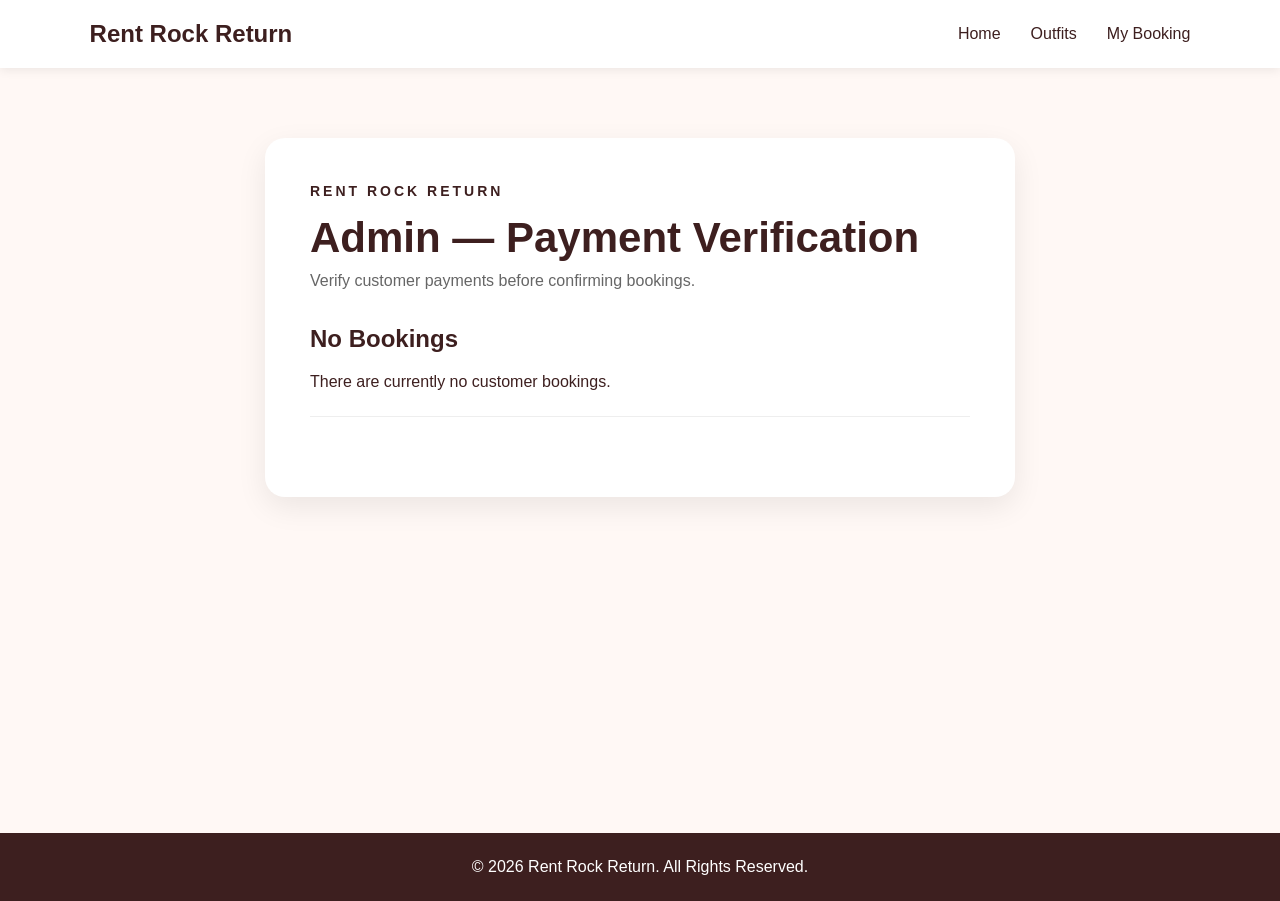
<file: frontend/admin.html>
<!DOCTYPE html>
<html lang="en">

<head>

    <meta charset="UTF-8">

    <meta name="viewport"
        content="width=device-width, initial-scale=1.0">

    <title>Admin | Rent Rock Return</title>

    <link rel="stylesheet" href="style.css">

</head>


<body>


    <!-- Navigation -->

    <nav class="navbar">

        <div class="logo">
            Rent Rock Return
        </div>

        <div class="nav-links">

            <a href="index.html">
                Home
            </a>

            <a href="index.html#outfits">
                Outfits
            </a>

            <a href="my-booking.html">
                My Booking
            </a>

        </div>

    </nav>



    <!-- Admin Page -->

    <section class="booking-page">

        <div class="booking-container">

            <p class="small-title">
                RENT ROCK RETURN
            </p>

            <h1>
                Admin — Payment Verification
            </h1>

            <p class="booking-intro">
                Verify customer payments before confirming bookings.
            </p>


            <!-- Booking List -->

            <div id="admin-booking-list">

            </div>


        </div>

    </section>



    <!-- Footer -->

    <footer>

        <p>
            © 2026 Rent Rock Return. All Rights Reserved.
        </p>

    </footer>



    <script>

        /* =========================================
           GET BOOKINGS
           ========================================= */

        let bookingList =
            JSON.parse(
                localStorage.getItem(
                    "rentRockReturnBooking"
                )
            ) || [];



        const container =
            document.getElementById(
                "admin-booking-list"
            );



        /* =========================================
           FORMAT DATE
           ========================================= */

        function formatDate(dateString) {

            if (!dateString) {
                return "Not selected";
            }


            const date =
                new Date(
                    dateString + "T00:00:00"
                );


            const day =
                String(
                    date.getDate()
                ).padStart(2, "0");


            const month =
                String(
                    date.getMonth() + 1
                ).padStart(2, "0");


            const year =
                date.getFullYear();


            return `${day}/${month}/${year}`;

        }



        /* =========================================
           DISPLAY BOOKINGS
           ========================================= */

        function displayBookings() {

            if (bookingList.length === 0) {

                container.innerHTML = `

                    <div class="form-section">

                        <h2>
                            No Bookings
                        </h2>

                        <p>
                            There are currently no customer bookings.
                        </p>

                    </div>

                `;

                return;

            }


            container.innerHTML = "";


            bookingList.forEach(
                function(item, index) {


                    const card =
                        document.createElement("div");


                    card.className =
                        "form-section";


                    let statusText =
                        "🟡 Pending Verification";


                    if (
                        item.paymentConfirmed === true
                    ) {

                        statusText =
                            "🔴 Booking Confirmed";

                    }


                    card.innerHTML = `

                        <h2>
                            ${item.name}
                        </h2>


                        <p>
                            <strong>
                                Rental Date:
                            </strong>

                            ${formatDate(
                                item.rentalDate
                            )}
                        </p>


                        <p>
                            <strong>
                                Return Date:
                            </strong>

                            ${formatDate(
                                item.rentalDate
                            )}
                        </p>


                        <p>
                            <strong>
                                Rental Amount:
                            </strong>

                            ₹${item.price}
                        </p>


                        <p>
                            <strong>
                                Payment Amount:
                            </strong>

                            ₹${item.paymentAmount || 0}
                        </p>


                        <p>
                            <strong>
                                UTR / Transaction ID:
                            </strong>

                            ${item.utr || "Not submitted"}
                        </p>


                        <p>
                            <strong>
                                Status:
                            </strong>

                            ${statusText}
                        </p>


                        ${
                            item.paymentConfirmed !== true
                            ?

                            `

                            <div style="
                                margin-top:20px;
                                display:flex;
                                gap:10px;
                                flex-wrap:wrap;
                            ">

                                <button
                                    type="button"
                                    class="btn"
                                    onclick="confirmBooking(${index})"
                                >
                                    Confirm Payment
                                </button>


                                <button
                                    type="button"
                                    class="remove-btn"
                                    onclick="rejectBooking(${index})"
                                >
                                    Reject Payment
                                </button>

                            </div>

                            `

                            :

                            `

                            <p style="
                                margin-top:20px;
                                font-weight:bold;
                            ">
                                ✅ Payment Verified
                            </p>

                            `

                        }

                    `;


                    container.appendChild(
                        card
                    );

                }
            );

        }



        /* =========================================
           CONFIRM PAYMENT
           ========================================= */

        function confirmBooking(index) {

            if (
                !bookingList[index]
            ) {
                return;
            }


            const paymentAmount =
                Number(
                    bookingList[index].paymentAmount || 0
                );


            const rentalAmount =
                Number(
                    bookingList[index].price
                );


            const minimumPayment =
                rentalAmount / 2;


            if (
                paymentAmount < minimumPayment
            ) {

                alert(
                    "Payment is less than the required 50%."
                );

                return;

            }


            bookingList[index].paymentConfirmed =
                true;


            bookingList[index].paymentStatus =
                "Confirmed";


            localStorage.setItem(
                "rentRockReturnBooking",
                JSON.stringify(
                    bookingList
                )
            );


            alert(
                "Payment verified successfully! Booking is now confirmed."
            );


            displayBookings();

        }



        /* =========================================
           REJECT PAYMENT
           ========================================= */

        function rejectBooking(index) {

            if (
                !bookingList[index]
            ) {
                return;
            }


            const confirmReject =
                confirm(
                    "Are you sure you want to reject this payment?"
                );


            if (!confirmReject) {
                return;
            }


            bookingList[index].paymentConfirmed =
                false;


            bookingList[index].paymentStatus =
                "Payment Rejected";


            bookingList[index].utr =
                "";


            bookingList[index].paymentAmount =
                0;


            localStorage.setItem(
                "rentRockReturnBooking",
                JSON.stringify(
                    bookingList
                )
            );


            alert(
                "Payment rejected."
            );


            displayBookings();

        }



        /* =========================================
           LOAD
           ========================================= */

        displayBookings();

    </script>


</body>

</html>
</file>
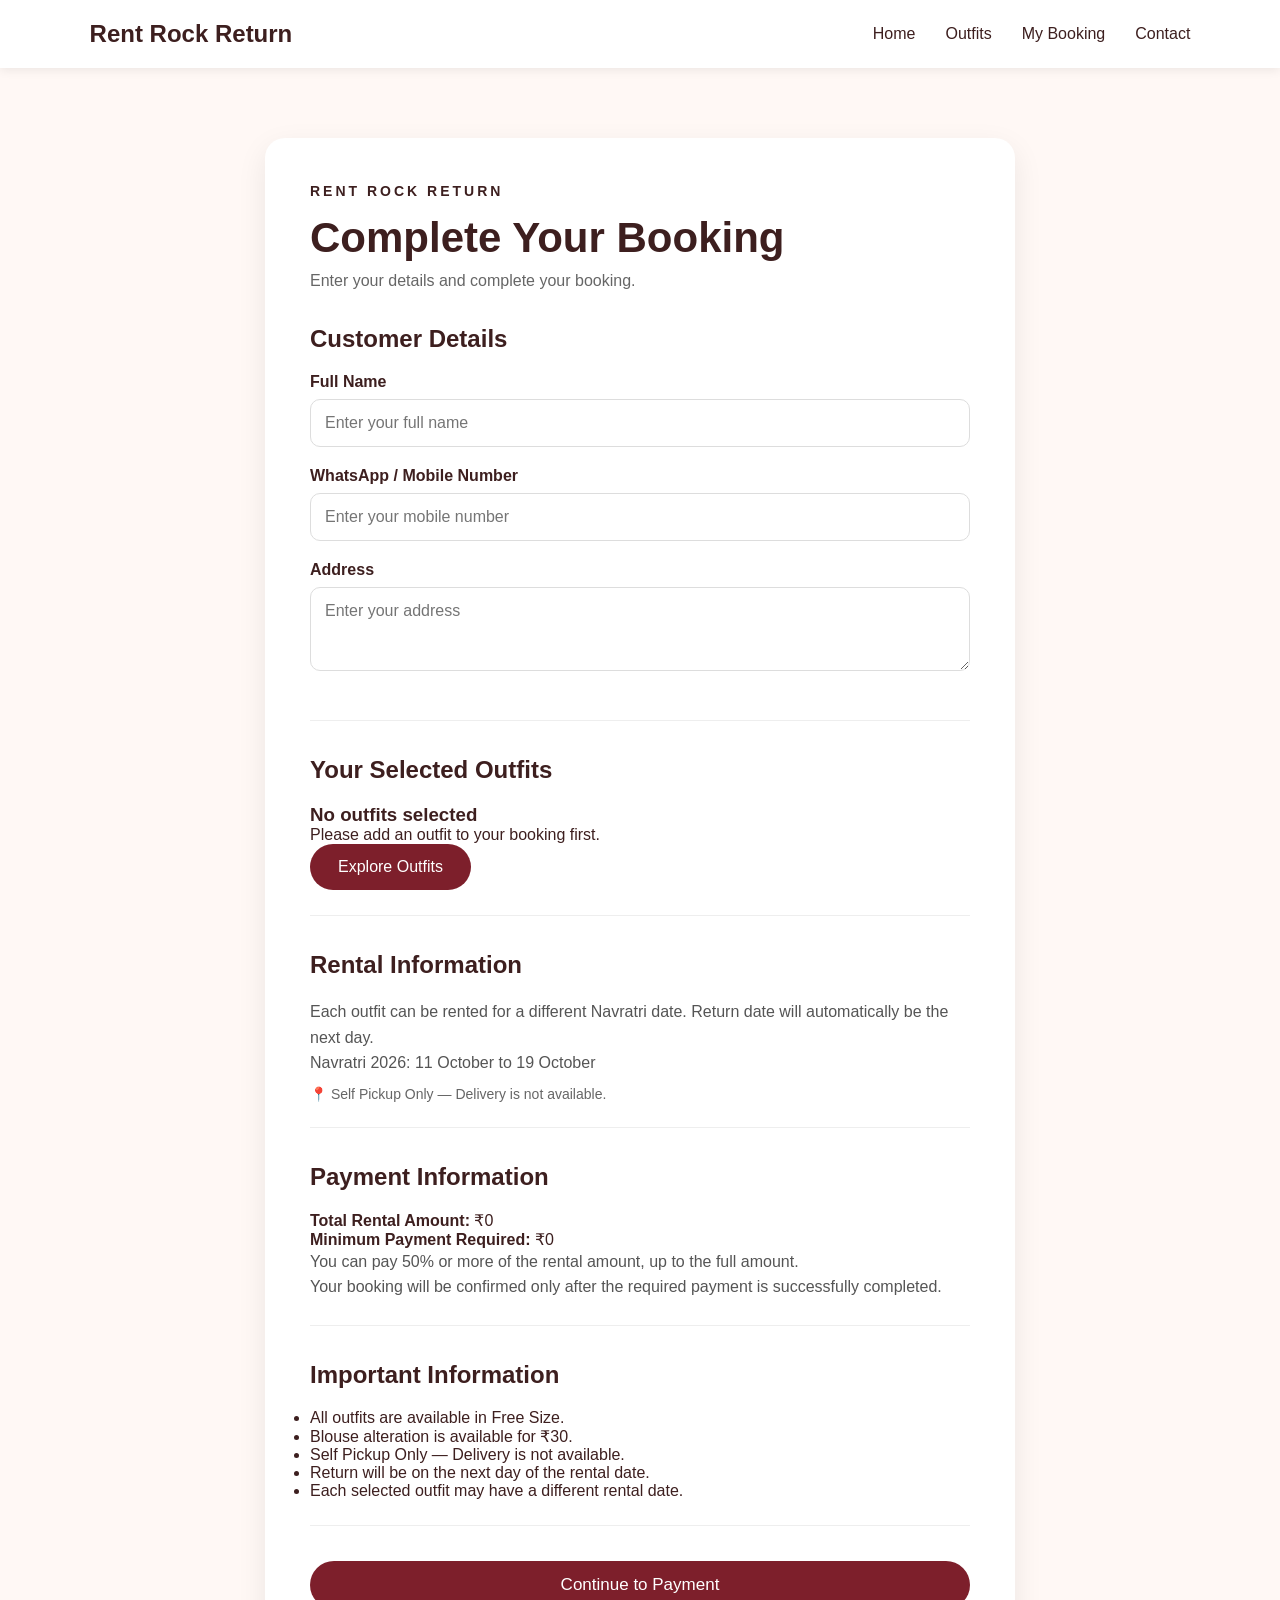
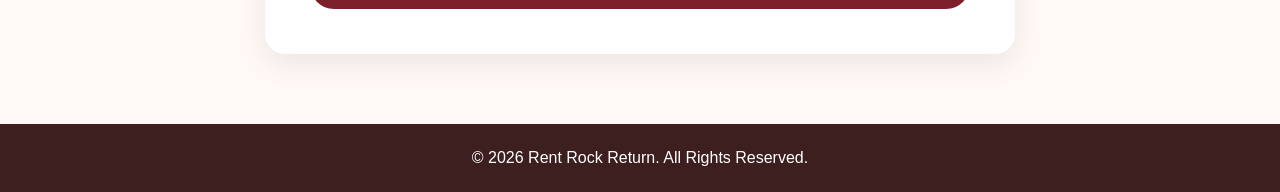
<file: frontend/booking.html>
<!DOCTYPE html>
<html lang="en">

<head>
    <meta charset="UTF-8">
    <meta name="viewport" content="width=device-width, initial-scale=1.0">

    <title>Book Your Outfit | Rent Rock Return</title>

    <link rel="stylesheet" href="style.css">
</head>

<body>

    <!-- Navigation -->
    <nav class="navbar">

        <div class="logo">
            Rent Rock Return
        </div>

        <div class="nav-links">
            <a href="index.html">Home</a>
            <a href="index.html#outfits">Outfits</a>
            <a href="my-booking.html">My Booking</a>
            <a href="index.html#contact">Contact</a>
        </div>

    </nav>


    <!-- Booking Page -->
    <section class="booking-page">

        <div class="booking-container">

            <p class="small-title">
                RENT ROCK RETURN
            </p>


            <h1>
                Complete Your Booking
            </h1>


            <p class="booking-intro">
                Enter your details and complete your booking.
            </p>


            <!-- Customer Details -->
            <div class="form-section">

                <h2>
                    Customer Details
                </h2>


                <div class="form-group">

                    <label for="name">
                        Full Name
                    </label>

                    <input
                        type="text"
                        id="name"
                        placeholder="Enter your full name"
                        required
                    >

                </div>


                <div class="form-group">

                    <label for="phone">
                        WhatsApp / Mobile Number
                    </label>

                    <input
                        type="tel"
                        id="phone"
                        placeholder="Enter your mobile number"
                        required
                    >

                </div>


                <div class="form-group">

                    <label for="address">
                        Address
                    </label>

                    <textarea
                        id="address"
                        rows="3"
                        placeholder="Enter your address"
                        required
                    ></textarea>

                </div>

            </div>


            <!-- Selected Outfits -->
            <div class="form-section">

                <h2>
                    Your Selected Outfits
                </h2>


                <div id="selected-outfits">

                    <!-- Selected outfits will appear here -->

                </div>

            </div>


            <!-- Rental Information -->
            <div class="form-section">

                <h2>
                    Rental Information
                </h2>


                <p class="payment-note">
                    Each outfit can be rented for a different Navratri date.
                    Return date will automatically be the next day.
                </p>


                <p class="payment-note">
                    Navratri 2026: 11 October to 19 October
                </p>


                <p class="pickup-note">
                    📍 Self Pickup Only — Delivery is not available.
                </p>

            </div>


            <!-- Payment Information -->
            <div class="form-section">

                <h2>
                    Payment Information
                </h2>


                <div class="payment-summary">

                    <p>
                        <strong>
                            Total Rental Amount:
                        </strong>

                        <span id="total-rental">
                            ₹0
                        </span>
                    </p>


                    <p>
                        <strong>
                            Minimum Payment Required:
                        </strong>

                        <span id="minimum-payment">
                            ₹0
                        </span>
                    </p>

                </div>


                <p class="payment-note">

                    You can pay 50% or more of the rental amount,
                    up to the full amount.

                </p>


                <p class="payment-note">

                    Your booking will be confirmed only after
                    the required payment is successfully completed.

                </p>

            </div>


            <!-- Important Information -->
            <div class="form-section">

                <h2>
                    Important Information
                </h2>


                <ul class="booking-notes">

                    <li>
                        All outfits are available in Free Size.
                    </li>


                    <li>
                        Blouse alteration is available for ₹30.
                    </li>


                    <li>
                        Self Pickup Only — Delivery is not available.
                    </li>


                    <li>
                        Return will be on the next day of the rental date.
                    </li>


                    <li>
                        Each selected outfit may have a different rental date.
                    </li>

                </ul>

            </div>


            <!-- Payment Button -->
            <button
                type="button"
                class="btn booking-submit"
                id="payment-button"
            >
                Continue to Payment
            </button>


        </div>

    </section>


    <!-- Footer -->
    <footer>

        <p>
            © 2026 Rent Rock Return. All Rights Reserved.
        </p>

    </footer>


    <script>

        /* =========================================
           LOAD BOOKING LIST
           ========================================= */

        const bookingList =
            JSON.parse(
                localStorage.getItem(
                    "rentRockReturnBooking"
                )
            ) || [];


        const selectedOutfits =
            document.getElementById(
                "selected-outfits"
            );


        const totalRental =
            document.getElementById(
                "total-rental"
            );


        const minimumPayment =
            document.getElementById(
                "minimum-payment"
            );


        const paymentButton =
            document.getElementById(
                "payment-button"
            );


        /* =========================================
           FORMAT DATE
           ========================================= */

        function formatDate(dateString) {

            const date =
                new Date(
                    dateString + "T00:00:00"
                );


            const day =
                String(
                    date.getDate()
                ).padStart(2, "0");


            const month =
                String(
                    date.getMonth() + 1
                ).padStart(2, "0");


            const year =
                date.getFullYear();


            return `${day}/${month}/${year}`;

        }


        /* =========================================
           DISPLAY SELECTED OUTFITS
           ========================================= */

        function displaySelectedOutfits() {

            if (bookingList.length === 0) {

                selectedOutfits.innerHTML = `

                    <div class="empty-booking">

                        <h3>
                            No outfits selected
                        </h3>

                        <p>
                            Please add an outfit to your booking first.
                        </p>

                        <a
                            href="index.html#outfits"
                            class="btn"
                        >
                            Explore Outfits
                        </a>

                    </div>

                `;


                paymentButton.disabled = true;

                return;

            }


            selectedOutfits.innerHTML = "";


            let total = 0;


            bookingList.forEach(
                function(item) {

                    total += Number(
                        item.price
                    );


                    const card =
                        document.createElement(
                            "div"
                        );


                    card.className =
                        "booking-item";


                    card.innerHTML = `

                        <div>

                            <h3>
                                ${item.name}
                            </h3>

                            <p>
                                ₹${item.price} / Day
                            </p>

                            <p>
                                <strong>
                                    Rental Date:
                                </strong>

                                ${formatDate(
                                    item.rentalDate
                                )}
                            </p>

                            <p>
                                <strong>
                                    Return Date:
                                </strong>

                                ${formatDate(
                                    item.returnDate
                                )}
                            </p>

                        </div>

                    `;


                    selectedOutfits.appendChild(
                        card
                    );

                }
            );


            totalRental.textContent =
                "₹" + total;


            minimumPayment.textContent =
                "₹" + Math.ceil(
                    total / 2
                );

        }


        /* =========================================
           PAYMENT BUTTON
           ========================================= */

        paymentButton.addEventListener(
            "click",
            function() {

                const name =
                    document.getElementById(
                        "name"
                    ).value.trim();


                const phone =
                    document.getElementById(
                        "phone"
                    ).value.trim();


                const address =
                    document.getElementById(
                        "address"
                    ).value.trim();


                if (!name) {

                    alert(
                        "Please enter your full name."
                    );

                    return;

                }


                if (!phone) {

                    alert(
                        "Please enter your WhatsApp / Mobile Number."
                    );

                    return;

                }


                if (!address) {

                    alert(
                        "Please enter your address."
                    );

                    return;

                }


                if (bookingList.length === 0) {

                    alert(
                        "Please select an outfit first."
                    );

                    return;

                }


                /*
                 * Customer details are temporarily
                 * saved for the payment step.
                 */

                const customerDetails = {

                    name: name,

                    phone: phone,

                    address: address,

                    outfits: bookingList

                };


                localStorage.setItem(
                    "rentRockReturnCustomer",
                    JSON.stringify(
                        customerDetails
                    )
                );


                /*
                 * Payment gateway will be connected
                 * here in the next step.
                 */

                alert(
                    "Details saved. Payment section will open next."
                );

            }
        );


        /* Display */
        displaySelectedOutfits();

    </script>

</body>

</html>
</file>
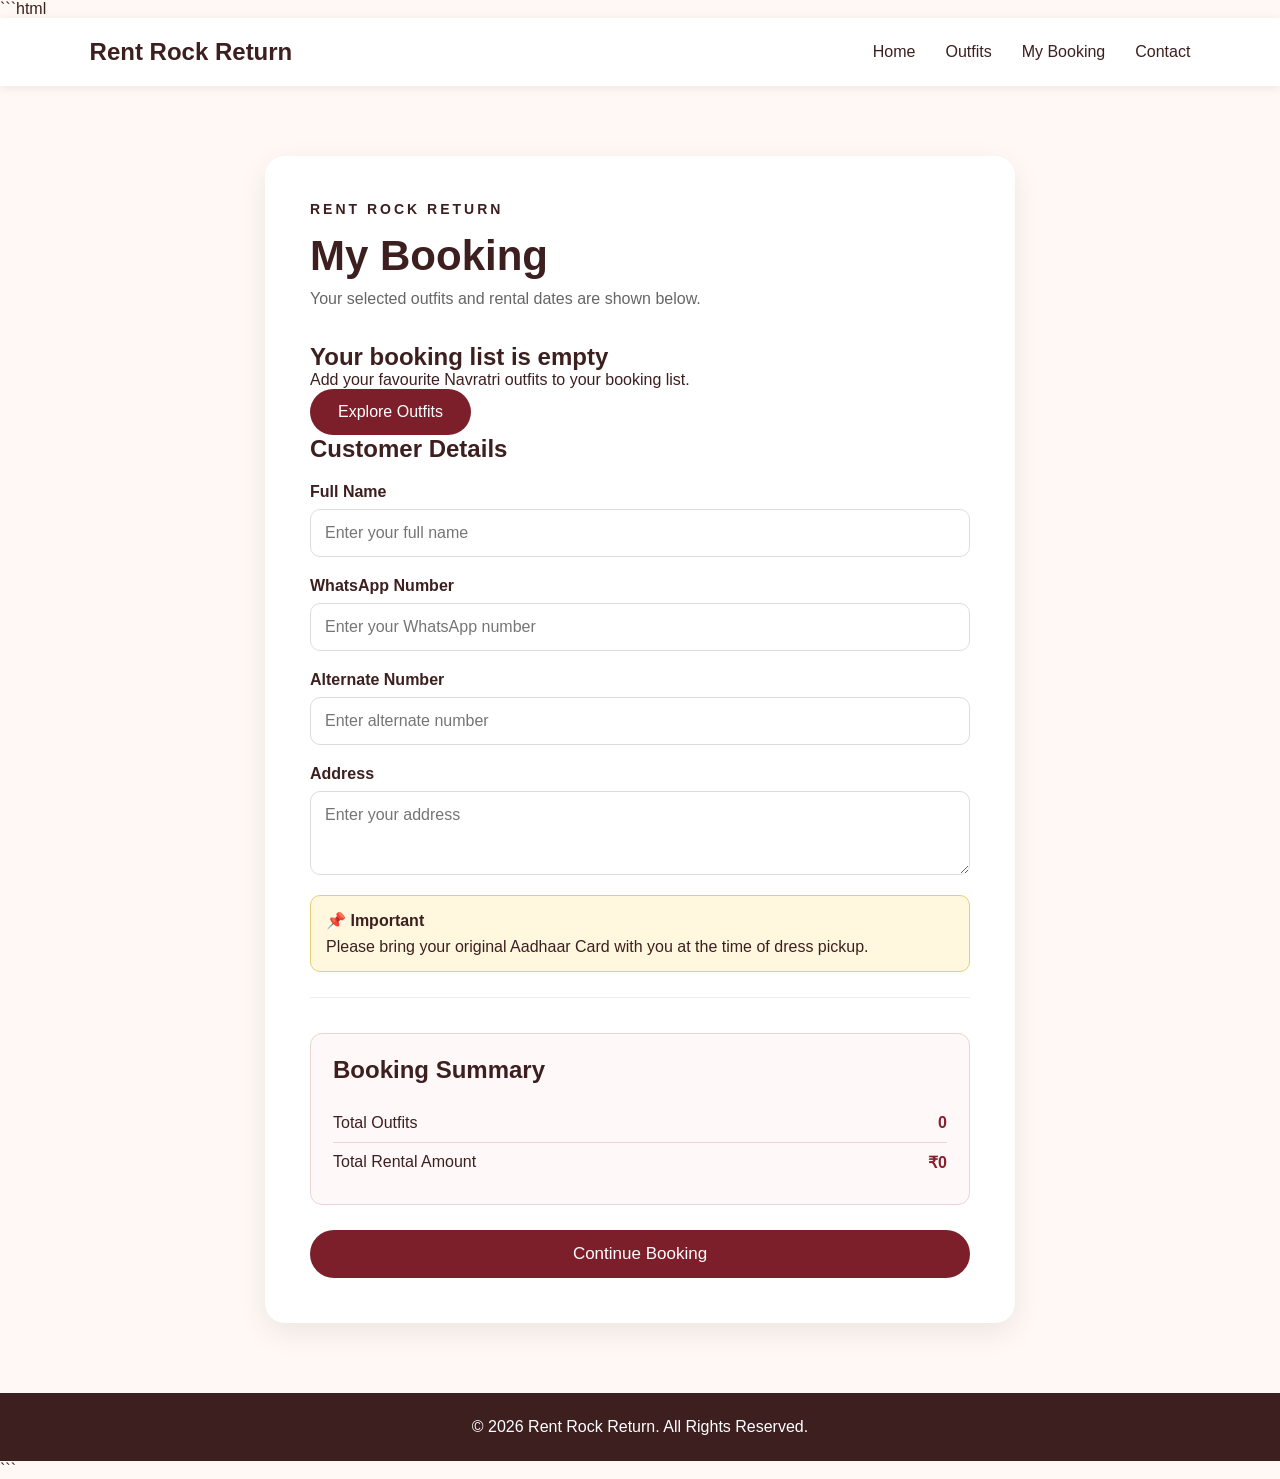
<file: frontend/my-booking.html>
```html
<!DOCTYPE html>
<html lang="en">

<head>

    <meta charset="UTF-8">
    <meta name="viewport" content="width=device-width, initial-scale=1.0">

    <title>My Booking | Rent Rock Return</title>

    <link rel="stylesheet" href="style.css">

</head>


<body>


    <!-- ================================
         NAVIGATION
         ================================ -->

    <nav class="navbar">

        <div class="logo">
            Rent Rock Return
        </div>


        <div class="nav-links">

            <a href="index.html">
                Home
            </a>

            <a href="index.html#outfits">
                Outfits
            </a>

            <a href="my-booking.html">
                My Booking
            </a>

            <a href="index.html#contact">
                Contact
            </a>

        </div>

    </nav>



    <!-- ================================
         MY BOOKING
         ================================ -->

    <section class="booking-page">

        <div class="booking-container">


            <p class="small-title">
                RENT ROCK RETURN
            </p>


            <h1>
                My Booking
            </h1>



            <!-- BOOKING CONFIRMATION -->

            <div
                id="booking-confirmation-message"
                style="
                    display:none;
                    margin:20px 0;
                    padding:18px;
                    border-radius:10px;
                    background:#e8f7e8;
                    border:1px solid #9ad39a;
                    text-align:center;
                "
            >

                <h2>
                    🎉 Booking Confirmed!
                </h2>

                <p>
                    Your payment has been successfully verified
                    and your outfit booking is confirmed.
                </p>

            </div>



            <!-- WHATSAPP BOOKING -->

            <div
                id="whatsapp-booking-section"
                style="
                    display:none;
                    text-align:center;
                    margin:20px 0;
                "
            >

                <a
                    id="whatsapp-booking-button"
                    href="#"
                    target="_blank"
                    class="btn"
                >
                    💬 Send Booking Details on WhatsApp
                </a>

            </div>



            <p class="booking-intro">
                Your selected outfits and rental dates are shown below.
            </p>



            <!-- BOOKING LIST -->

            <div id="booking-list">

                <div class="empty-booking">

                    <h2>
                        Your booking list is empty
                    </h2>


                    <p>
                        Add your favourite Navratri outfits
                        to your booking list.
                    </p>


                    <a
                        href="index.html#outfits"
                        class="btn"
                    >
                        Explore Outfits
                    </a>

                </div>

            </div>



            <!-- ================================
                 CUSTOMER DETAILS
                 ================================ -->

            <div
                class="form-section"
                id="customer-details"
            >

                <h2>
                    Customer Details
                </h2>



                <!-- FULL NAME -->

                <div class="form-group">

                    <label for="customer-name">
                        Full Name
                    </label>

                    <input
                        type="text"
                        id="customer-name"
                        placeholder="Enter your full name"
                    >

                </div>



                <!-- WHATSAPP NUMBER -->

                <div class="form-group">

                    <label for="customer-whatsapp">
                        WhatsApp Number
                    </label>

                    <input
                        type="tel"
                        id="customer-whatsapp"
                        placeholder="Enter your WhatsApp number"
                        maxlength="10"
                    >

                </div>



                <!-- ALTERNATE NUMBER -->

                <div class="form-group">

                    <label for="customer-alternate">
                        Alternate Number
                    </label>

                    <input
                        type="tel"
                        id="customer-alternate"
                        placeholder="Enter alternate number"
                        maxlength="10"
                    >

                </div>



                <!-- ADDRESS -->

                <div class="form-group">

                    <label for="customer-address">
                        Address
                    </label>

                    <textarea
                        id="customer-address"
                        placeholder="Enter your address"
                        rows="3"
                    ></textarea>

                </div>



                <!-- AADHAAR INFORMATION -->

                <div
                    style="
                        margin-top:20px;
                        padding:15px;
                        border-radius:10px;
                        background:#fff8df;
                        border:1px solid #e5cf73;
                    "
                >

                    <strong>
                        📌 Important
                    </strong>

                    <p style="margin:8px 0 0;">

                        Please bring your original
                        Aadhaar Card with you at the
                        time of dress pickup.

                    </p>

                </div>

            </div>



            <!-- ================================
                 BOOKING SUMMARY
                 ================================ -->

            <div class="booking-summary">

                <h2>
                    Booking Summary
                </h2>


                <div class="summary-row">

                    <span>
                        Total Outfits
                    </span>

                    <strong id="total-outfits">
                        0
                    </strong>

                </div>


                <div class="summary-row">

                    <span>
                        Total Rental Amount
                    </span>

                    <strong id="total-amount">
                        ₹0
                    </strong>

                </div>

            </div>



            <!-- CONTINUE BOOKING -->

            <button
                type="button"
                class="btn booking-submit"
                id="continue-booking"
            >
                Continue Booking
            </button>


        </div>

    </section>



    <!-- FOOTER -->

    <footer>

        <p>
            © 2026 Rent Rock Return. All Rights Reserved.
        </p>

    </footer>



    <script>


        /* =========================================
           GET BOOKING LIST
           ========================================= */

        let bookingList =
            JSON.parse(
                localStorage.getItem(
                    "rentRockReturnBooking"
                )
            ) || [];



        /* =========================================
           ELEMENTS
           ========================================= */

        const bookingContainer =
            document.getElementById(
                "booking-list"
            );


        const totalOutfits =
            document.getElementById(
                "total-outfits"
            );


        const totalAmount =
            document.getElementById(
                "total-amount"
            );


        const confirmationMessage =
            document.getElementById(
                "booking-confirmation-message"
            );


        const whatsappBookingSection =
            document.getElementById(
                "whatsapp-booking-section"
            );


        const whatsappBookingButton =
            document.getElementById(
                "whatsapp-booking-button"
            );



        /* =========================================
           DATE FORMAT
           ========================================= */

        function formatRentalDate(dateString) {

            if (!dateString) {

                return "Date not selected";

            }


            if (
                dateString.includes("/")
            ) {

                return dateString;

            }


            const date =
                new Date(
                    dateString + "T00:00:00"
                );


            const day =
                date.getDate();


            const month =
                date.toLocaleString(
                    "en-IN",
                    {
                        month: "long"
                    }
                );


            const year =
                date.getFullYear();


            let dayNumber = "";


            if (
                dateString === "2026-10-11"
            ) {

                dayNumber = "Day 1";

            }

            else if (
                dateString === "2026-10-12"
            ) {

                dayNumber = "Day 2";

            }

            else if (
                dateString === "2026-10-13"
            ) {

                dayNumber = "Day 3";

            }

            else if (
                dateString === "2026-10-14"
            ) {

                dayNumber = "Day 4";

            }

            else if (
                dateString === "2026-10-15"
            ) {

                dayNumber = "Day 5";

            }

            else if (
                dateString === "2026-10-16"
            ) {

                dayNumber = "Day 6";

            }

            else if (
                dateString === "2026-10-17"
            ) {

                dayNumber = "Day 7";

            }

            else if (
                dateString === "2026-10-18"
            ) {

                dayNumber = "Day 8 — Ashtami";

            }

            else if (
                dateString === "2026-10-19"
            ) {

                dayNumber = "Day 9 — Navami";

            }


            return `${day} ${month} ${year} — ${dayNumber}`;

        }



        /* =========================================
           RETURN DATE
           ========================================= */

        function getReturnDate(dateString) {

            if (!dateString) {

                return "";

            }


            if (
                dateString.includes("/")
            ) {

                return dateString;

            }


            const date =
                new Date(
                    dateString + "T00:00:00"
                );


            date.setDate(
                date.getDate() + 1
            );


            const year =
                date.getFullYear();


            const month =
                String(
                    date.getMonth() + 1
                ).padStart(
                    2,
                    "0"
                );


            const day =
                String(
                    date.getDate()
                ).padStart(
                    2,
                    "0"
                );


            return `${year}-${month}-${day}`;

        }



        /* =========================================
           PAYMENT STATUS
           ========================================= */

        function getPaymentStatus(item) {


            if (
                item.paymentConfirmed === true
            ) {

                return `

                    <div
                        class="payment-status"
                        style="
                            margin-top:20px;
                            padding:18px;
                            border-radius:10px;
                            background:#e8f7e8;
                            border:1px solid #9ad39a;
                        "
                    >

                        <h3 style="margin:0 0 8px;">
                            🟢 Booking Confirmed
                        </h3>


                        <p style="margin:6px 0;">
                            Your payment has been successfully verified.
                        </p>


                        <p style="margin:6px 0;">
                            <strong>
                                Payment Status:
                            </strong>
                            Paid
                        </p>


                        ${
                            item.paymentAmount
                            ?
                            `
                            <p style="margin:6px 0;">
                                <strong>
                                    Amount Paid:
                                </strong>
                                ₹${item.paymentAmount}
                            </p>
                            `
                            :
                            ""
                        }


                        ${
                            item.razorpayPaymentId
                            ?
                            `
                            <p
                                style="
                                    margin:6px 0;
                                    word-break:break-all;
                                "
                            >
                                <strong>
                                    Razorpay Payment ID:
                                </strong>
                                ${item.razorpayPaymentId}
                            </p>
                            `
                            :
                            ""
                        }


                        ${
                            item.razorpayOrderId
                            ?
                            `
                            <p
                                style="
                                    margin:6px 0;
                                    word-break:break-all;
                                "
                            >
                                <strong>
                                    Razorpay Order ID:
                                </strong>
                                ${item.razorpayOrderId}
                            </p>
                            `
                            :
                            ""
                        }

                    </div>

                `;

            }



            return `

                <div
                    class="payment-status"
                    style="
                        margin-top:20px;
                        padding:18px;
                        border-radius:10px;
                        background:#f5f5f5;
                        border:1px solid #ddd;
                    "
                >

                    <h3 style="margin:0 0 8px;">
                        ⚪ Payment Not Completed
                    </h3>


                    <p style="margin:6px 0;">
                        Complete the payment to confirm
                        your booking.
                    </p>

                </div>

            `;

        }



        /* =========================================
           CONFIRMATION + WHATSAPP
           ========================================= */

        function updateConfirmationSection() {


            const confirmedItem =
                bookingList.find(
                    function(item) {

                        return item.paymentConfirmed === true;

                    }
                );



            if (!confirmedItem) {

                confirmationMessage.style.display =
                    "none";

                whatsappBookingSection.style.display =
                    "none";

                return;

            }



            confirmationMessage.style.display =
                "block";


            whatsappBookingSection.style.display =
                "block";



            const message =
                "Hello Rent Rock Return! 👋\n\n" +

                "🎉 My booking is confirmed.\n\n" +

                "Booking ID: " +
                (confirmedItem.bookingId || "N/A") +

                "\n" +

                "Name: " +
                (confirmedItem.customerName || "N/A") +

                "\n" +

                "Outfit: " +
                (confirmedItem.name || "N/A") +

                "\n" +

                "Rental Date: " +
                formatRentalDate(
                    confirmedItem.rentalDate
                ) +

                "\n" +

                "Return Date: " +
                formatRentalDate(
                    getReturnDate(
                        confirmedItem.rentalDate
                    )
                ) +

                "\n" +

                "Payment: ₹" +
                (confirmedItem.paymentAmount || 0) +

                "\n\n" +

                "Thank you! ❤️";



            whatsappBookingButton.href =
                "https://wa.me/917999891107?text=" +
                encodeURIComponent(
                    message
                );

        }



        /* =========================================
           DISPLAY BOOKING LIST
           ========================================= */

        function displayBookingList() {


            if (
                bookingList.length === 0
            ) {

                bookingContainer.innerHTML = `

                    <div class="empty-booking">

                        <h2>
                            Your booking list is empty
                        </h2>


                        <p>
                            Add your favourite Navratri outfits
                            to your booking list.
                        </p>


                        <a
                            href="index.html#outfits"
                            class="btn"
                        >
                            Explore Outfits
                        </a>

                    </div>

                `;


                totalOutfits.textContent =
                    "0";


                totalAmount.textContent =
                    "₹0";


                return;

            }



            bookingContainer.innerHTML =
                "";


            let total = 0;



            bookingList.forEach(
                function(item, index) {


                    total += Number(
                        item.price
                    );


                    const rentalDate =
                        item.rentalDate;


                    const returnDate =
                        getReturnDate(
                            rentalDate
                        );


                    const outfitCard =
                        document.createElement(
                            "div"
                        );


                    outfitCard.className =
                        "booking-item";


                    outfitCard.innerHTML = `

                        <div class="booking-item-info">


                            ${
                                item.bookingId
                                ?
                                `
                                <p>

                                    <strong>
                                        Booking ID:
                                    </strong>

                                    ${item.bookingId}

                                </p>
                                `
                                :
                                ""
                            }



                            <h3>
                                ${item.name}
                            </h3>


                            <p>
                                ₹${item.price} / Day
                            </p>



                            <!-- RENTAL DATE -->

                            <div class="form-group">

                                <label>
                                    Rental / Pickup Date
                                </label>


                                <p class="booking-date">

                                    ${formatRentalDate(
                                        rentalDate
                                    )}

                                </p>

                            </div>



                            <!-- RETURN DATE -->

                            <div class="form-group">

                                <label>
                                    Return Date
                                </label>


                                <p class="booking-date">

                                    ${formatRentalDate(
                                        returnDate
                                    )}

                                </p>

                            </div>



                            <!-- PAYMENT -->

                            ${getPaymentStatus(item)}


                        </div>



                        <!-- REMOVE -->

                        <button
                            type="button"
                            class="remove-btn"
                            onclick="removeFromBooking(${index})"
                        >
                            Remove
                        </button>

                    `;


                    bookingContainer.appendChild(
                        outfitCard
                    );

                }
            );



            totalOutfits.textContent =
                bookingList.length;


            totalAmount.textContent =
                "₹" + total;



            updateConfirmationSection();

        }



        /* =========================================
           REMOVE OUTFIT
           ========================================= */

        function removeFromBooking(index) {


            bookingList.splice(
                index,
                1
            );


            localStorage.setItem(
                "rentRockReturnBooking",
                JSON.stringify(
                    bookingList
                )
            );


            displayBookingList();

        }



        /* =========================================
           GENERATE BOOKING ID
           ========================================= */

        function generateBookingId() {


            const randomNumber =
                Math.floor(
                    1000 + Math.random() * 9000
                );


            return "RRR-2026-" +
                randomNumber;

        }



        /* =========================================
           DISPLAY BOOKING
           ========================================= */

        displayBookingList();



        /* =========================================
           CUSTOMER DETAILS
           ========================================= */

        const continueBooking =
            document.getElementById(
                "continue-booking"
            );


        continueBooking.addEventListener(
            "click",
            function() {


                if (
                    bookingList.length === 0
                ) {

                    alert(
                        "Your booking list is empty."
                    );

                    return;

                }



                /* FULL NAME */

                const name =
                    document.getElementById(
                        "customer-name"
                    ).value.trim();



                /* WHATSAPP NUMBER */

                const whatsapp =
                    document.getElementById(
                        "customer-whatsapp"
                    ).value.trim();



                /* ALTERNATE NUMBER */

                const alternate =
                    document.getElementById(
                        "customer-alternate"
                    ).value.trim();



                /* ADDRESS */

                const address =
                    document.getElementById(
                        "customer-address"
                    ).value.trim();



                /* NAME VALIDATION */

                if (!name) {

                    alert(
                        "Please enter your full name."
                    );

                    return;

                }



                /* WHATSAPP VALIDATION */

                if (
                    !/^[0-9]{10}$/.test(
                        whatsapp
                    )
                ) {

                    alert(
                        "Please enter a valid 10-digit WhatsApp number."
                    );

                    return;

                }



                /* ALTERNATE NUMBER VALIDATION */

                if (
                    !/^[0-9]{10}$/.test(
                        alternate
                    )
                ) {

                    alert(
                        "Please enter a valid 10-digit alternate number."
                    );

                    return;

                }



                /* ADDRESS VALIDATION */

                if (!address) {

                    alert(
                        "Please enter your address."
                    );

                    return;

                }



                /* =============================
                   BOOKING ID
                   ============================= */

                let bookingId = "";


                if (
                    bookingList[0] &&
                    bookingList[0].bookingId
                ) {

                    bookingId =
                        bookingList[0].bookingId;

                }

                else {

                    bookingId =
                        generateBookingId();

                }



                /* =============================
                   SAVE CUSTOMER DETAILS
                   ============================= */

                bookingList =
                    bookingList.map(
                        function(item) {

                            return {

                                ...item,

                                bookingId:
                                    bookingId,

                                customerName:
                                    name,

                                customerWhatsapp:
                                    whatsapp,

                                customerAlternate:
                                    alternate,

                                customerAddress:
                                    address

                            };

                        }
                    );



                /* =============================
                   SAVE LOCAL STORAGE
                   ============================= */

                localStorage.setItem(
                    "rentRockReturnBooking",
                    JSON.stringify(
                        bookingList
                    )
                );



                /* =============================
                   GO TO PAYMENT
                   ============================= */

                window.location.href =
                    "payment.html";

            }
        );


    </script>


</body>

</html>
```
</file>
<file: frontend/style.css>
* {
    margin: 0;
    padding: 0;
    box-sizing: border-box;
}

html {
    scroll-behavior: smooth;
}

body {
    font-family: Arial, sans-serif;
    background: #fff8f5;
    color: #3d1f1f;
}

/* Navbar */

.navbar {
    width: 100%;
    padding: 20px 7%;
    display: flex;
    justify-content: space-between;
    align-items: center;
    background: white;
    position: sticky;
    top: 0;
    z-index: 1000;
    box-shadow: 0 2px 10px rgba(0,0,0,0.08);
}

.logo {
    font-size: 24px;
    font-weight: bold;
}

.nav-links {
    display: flex;
    gap: 30px;
}

.nav-links a {
    text-decoration: none;
    color: #3d1f1f;
    font-weight: 500;
}

/* Hero */

.hero {
    min-height: 90vh;
    display: flex;
    justify-content: center;
    align-items: center;
    text-align: center;
    padding: 40px 20px;

    background: linear-gradient(
        rgba(255, 248, 245, 0.9),
        rgba(255, 248, 245, 0.9)
    );
}

.hero-content {
    max-width: 800px;
}

.small-title {
    font-size: 14px;
    letter-spacing: 3px;
    font-weight: bold;
    margin-bottom: 15px;
}

.hero h1 {
    font-size: 64px;
    margin-bottom: 20px;
}

.hero-content > p:not(.small-title) {
    font-size: 20px;
    line-height: 1.6;
    margin-bottom: 35px;
}

.hero-buttons {
    display: flex;
    justify-content: center;
    gap: 15px;
}

.btn {
    display: inline-block;
    padding: 14px 28px;
    border: none;
    border-radius: 30px;
    background: #7d1f2b;
    color: white;
    text-decoration: none;
    font-size: 16px;
    cursor: pointer;
}

.secondary-btn {
    background: transparent;
    color: #7d1f2b;
    border: 1px solid #7d1f2b;
}

/* Outfits */

.outfits {
    padding: 100px 7%;
    text-align: center;
    background: white;
}

.outfits h2 {
    font-size: 40px;
    margin-bottom: 15px;
}

.section-text {
    font-size: 18px;
}

/* Booking */

.booking {
    padding: 100px 20px;
    text-align: center;
    background: #f8e7e4;
}

.booking h2 {
    font-size: 40px;
    margin-bottom: 15px;
}

.booking p {
    font-size: 18px;
    margin-bottom: 25px;
}

/* Contact */

.contact {
    padding: 100px 20px;
    text-align: center;
    background: white;
}

.contact h2 {
    font-size: 40px;
    margin-bottom: 15px;
}

.contact p {
    font-size: 18px;
    margin-bottom: 25px;
}

.whatsapp-btn {
    padding: 14px 28px;
    border: none;
    border-radius: 30px;
    background: #25D366;
    color: white;
    font-size: 16px;
    cursor: pointer;
}

/* Footer */

footer {
    padding: 25px;
    text-align: center;
    background: #3d1f1f;
    color: white;
}

/* Mobile */

@media (max-width: 768px) {

    .navbar {
        padding: 18px 5%;
    }

    .nav-links {
        gap: 12px;
    }

    .nav-links a {
        font-size: 13px;
    }

    .hero h1 {
        font-size: 42px;
    }

    .hero-content > p:not(.small-title) {
        font-size: 17px;
    }

    .hero-buttons {
        flex-direction: column;
        align-items: center;
    }

    .outfits h2,
    .booking h2,
    .contact h2 {
        font-size: 32px;
    }
}
/* Outfit Cards */

.outfit-grid {
    margin-top: 50px;
    display: grid;
    grid-template-columns: repeat(2, 1fr);
    gap: 30px;
    max-width: 1000px;
    margin-left: auto;
    margin-right: auto;
}

.outfit-card {
    background: white;
    border-radius: 20px;
    overflow: hidden;
    box-shadow: 0 8px 25px rgba(0, 0, 0, 0.10);
    text-align: left;
    transition: transform 0.3s ease;
}

.outfit-card:hover {
    transform: translateY(-8px);
}

.outfit-card img {
    width: 100%;
    height: 500px;
    object-fit: cover;
    display: block;
}

.outfit-info {
    padding: 25px;
}

.outfit-info h3 {
    font-size: 24px;
    margin-bottom: 10px;
}

.outfit-info p {
    color: #666;
    line-height: 1.5;
    margin-bottom: 15px;
}

.price {
    font-size: 20px;
    font-weight: bold;
    margin-bottom: 20px;
}


/* Mobile */

@media (max-width: 768px) {

    .outfit-grid {
        grid-template-columns: 1fr;
    }

    .outfit-card img {
        height: 450px;
    }
}
/* Product Details Page */

.product-details {
    min-height: 85vh;
    padding: 80px 7%;
    display: grid;
    grid-template-columns: 1fr 1fr;
    gap: 70px;
    align-items: center;
    background: #fff8f5;
}

.product-image img {
    width: 100%;
    max-height: 650px;
    object-fit: cover;
    border-radius: 20px;
    display: block;
    box-shadow: 0 10px 30px rgba(0, 0, 0, 0.12);
}

.product-info {
    max-width: 550px;
}

.product-info h1 {
    font-size: 48px;
    margin-bottom: 20px;
}

.product-description {
    font-size: 18px;
    line-height: 1.7;
    color: #666;
    margin-bottom: 25px;
}

.product-price {
    font-size: 32px;
    font-weight: bold;
    margin-bottom: 30px;
}

.product-price span {
    font-size: 18px;
    font-weight: normal;
    color: #666;
}

.product-option {
    margin-bottom: 20px;
}

.product-option label {
    display: block;
    font-weight: bold;
    margin-bottom: 8px;
}

.product-option select,
.product-option input {
    width: 100%;
    padding: 14px;
    border: 1px solid #ddd;
    border-radius: 10px;
    font-size: 16px;
    background: white;
}

.booking-btn {
    margin-top: 10px;
    width: 100%;
}

.availability {
    margin-top: 15px;
    font-weight: bold;
}


/* Mobile */

@media (max-width: 768px) {

    .product-details {
        grid-template-columns: 1fr;
        gap: 40px;
        padding: 50px 5%;
    }

    .product-info h1 {
        font-size: 36px;
    }

    .product-image img {
        max-height: 550px;
    }
}
/* Booking Page */

.booking-page {
    min-height: 85vh;
    padding: 70px 20px;
    background: #fff8f5;
}

.booking-container {
    max-width: 750px;
    margin: auto;
    background: white;
    padding: 45px;
    border-radius: 20px;
    box-shadow: 0 10px 30px rgba(0, 0, 0, 0.08);
}

.booking-container > h1 {
    font-size: 42px;
    margin-bottom: 10px;
}

.booking-intro {
    color: #666;
    margin-bottom: 35px;
}

.form-section {
    margin-bottom: 35px;
    padding-bottom: 25px;
    border-bottom: 1px solid #eee;
}

.form-section h2 {
    font-size: 24px;
    margin-bottom: 20px;
}

.form-group {
    margin-bottom: 20px;
}

.form-group label {
    display: block;
    font-weight: bold;
    margin-bottom: 8px;
}

.form-group input,
.form-group select,
.form-group textarea {
    width: 100%;
    padding: 14px;
    border: 1px solid #ddd;
    border-radius: 10px;
    font-size: 16px;
    font-family: inherit;
    background: white;
}

.form-group textarea {
    resize: vertical;
}

.pickup-note {
    margin-top: 10px;
    font-size: 14px;
    color: #666;
}

.payment-note {
    line-height: 1.6;
    color: #555;
}

.booking-submit {
    width: 100%;
    font-size: 17px;
}


/* Mobile */

@media (max-width: 768px) {

    .booking-container {
        padding: 30px 20px;
    }

    .booking-container > h1 {
        font-size: 34px;
    }
}
/* ============================= */
/* MY BOOKING PAGE */
/* ============================= */

.booking-item {
    display: flex;
    justify-content: space-between;
    align-items: center;
    padding: 20px;
    margin-bottom: 15px;
    background: #fff8f8;
    border: 1px solid #ead4d4;
    border-radius: 12px;
}

.booking-item h3 {
    margin: 0 0 6px;
    font-size: 20px;
}

.booking-item p {
    margin: 0;
    font-size: 16px;
}

.remove-btn {
    padding: 8px 16px;
    border: 1px solid #8b1e2d;
    background: white;
    color: #8b1e2d;
    border-radius: 6px;
    cursor: pointer;
}

.remove-btn:hover {
    background: #8b1e2d;
    color: white;
}


/* Booking Summary */

.booking-summary {
    margin-top: 30px;
    padding: 22px;
    background: #fff8f8;
    border: 1px solid #ead4d4;
    border-radius: 12px;
}

.booking-summary h2 {
    margin-top: 0;
    margin-bottom: 20px;
}

.summary-row {
    display: flex;
    justify-content: space-between;
    padding: 10px 0;
    border-bottom: 1px solid #ead4d4;
}

.summary-row:last-child {
    border-bottom: none;
}

.summary-row strong {
    color: #8b1e2d;
}


/* Continue Booking */

#continue-booking {
    display: block;
    text-align: center;
    text-decoration: none;
    margin-top: 25px;
}
</file>
